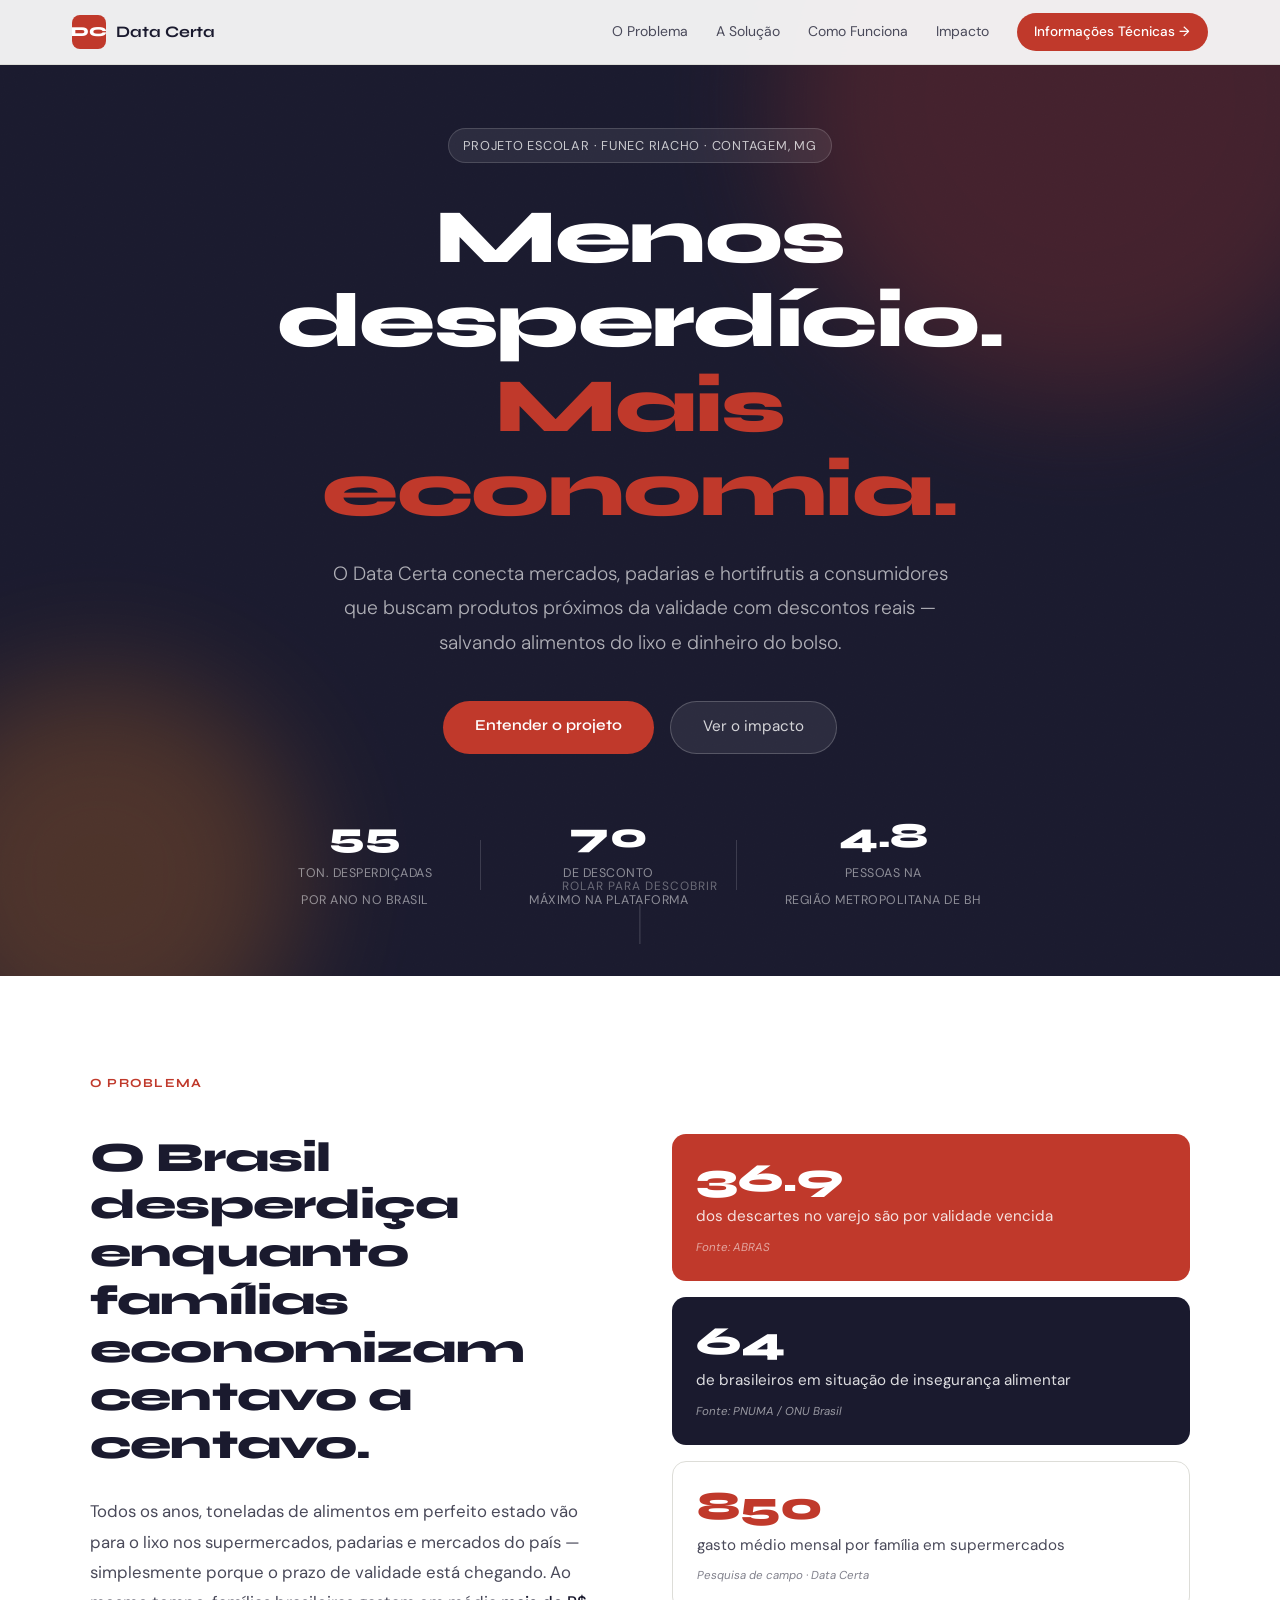
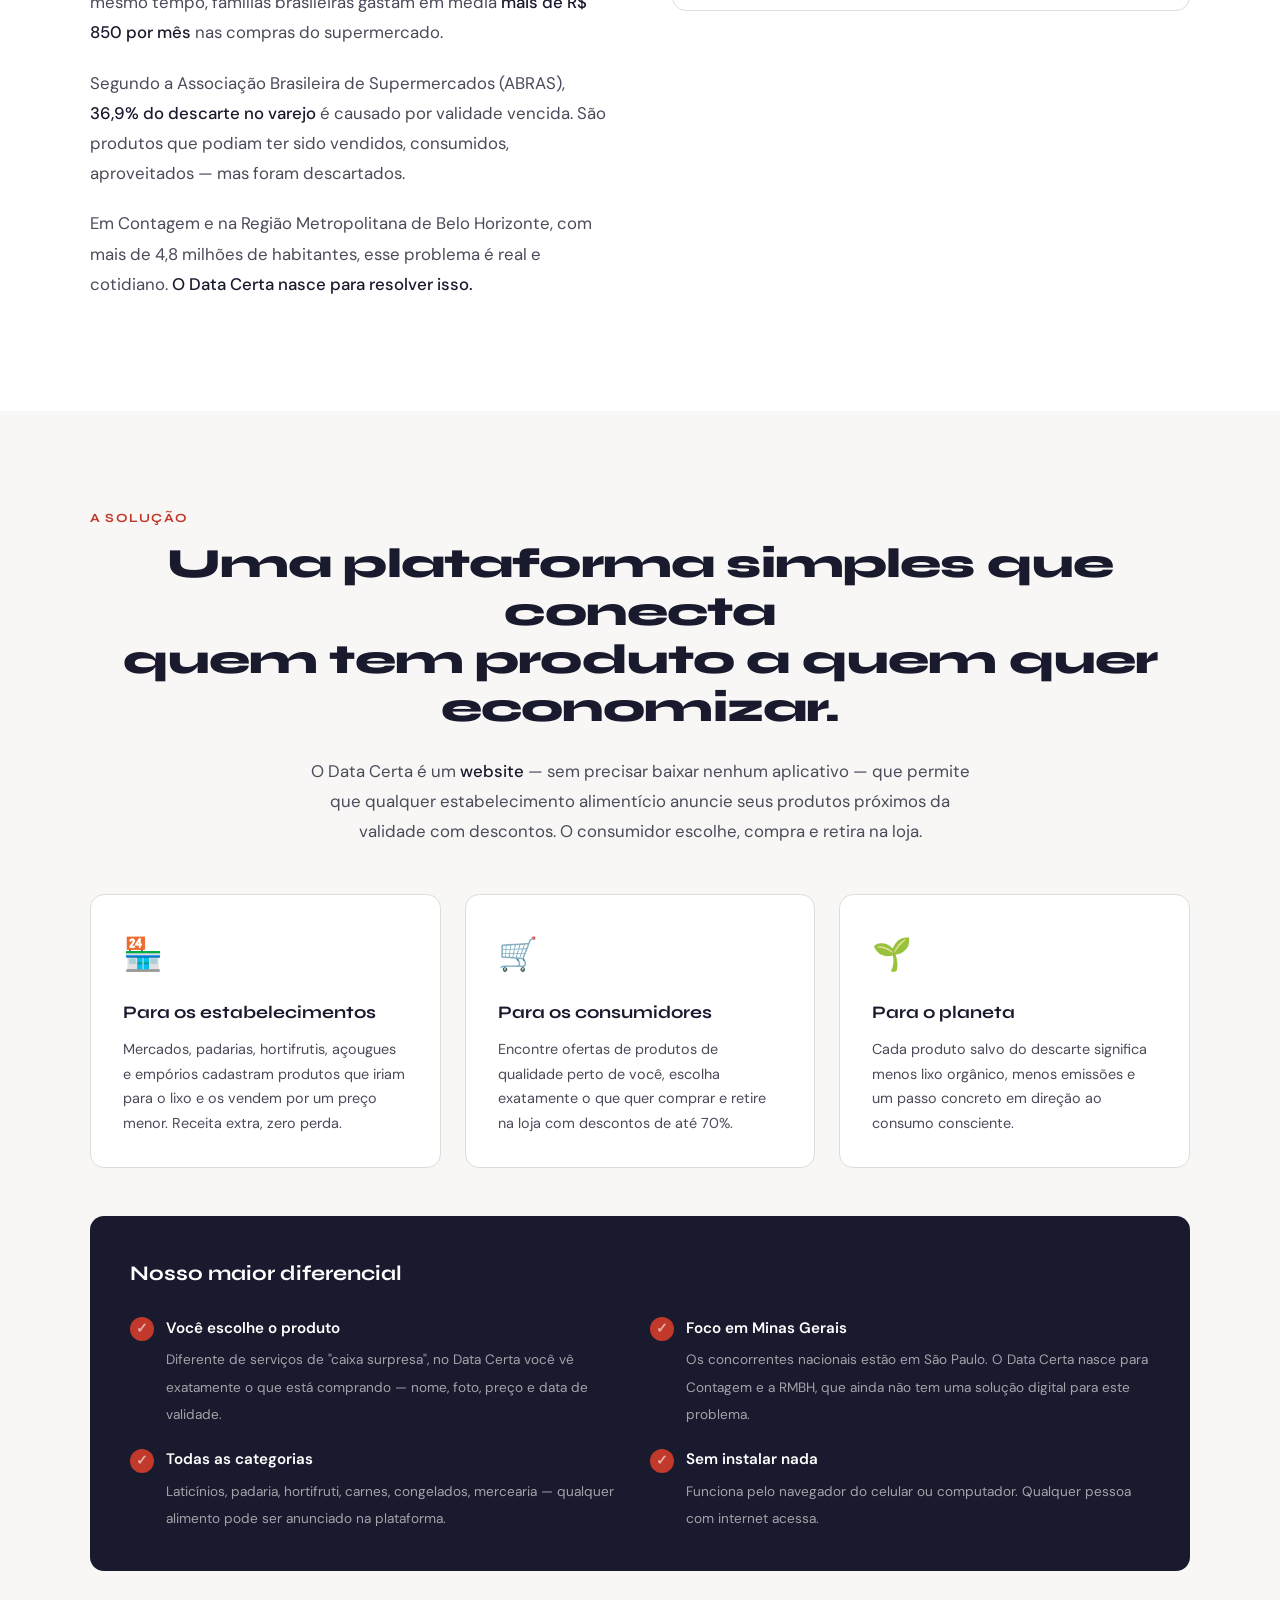
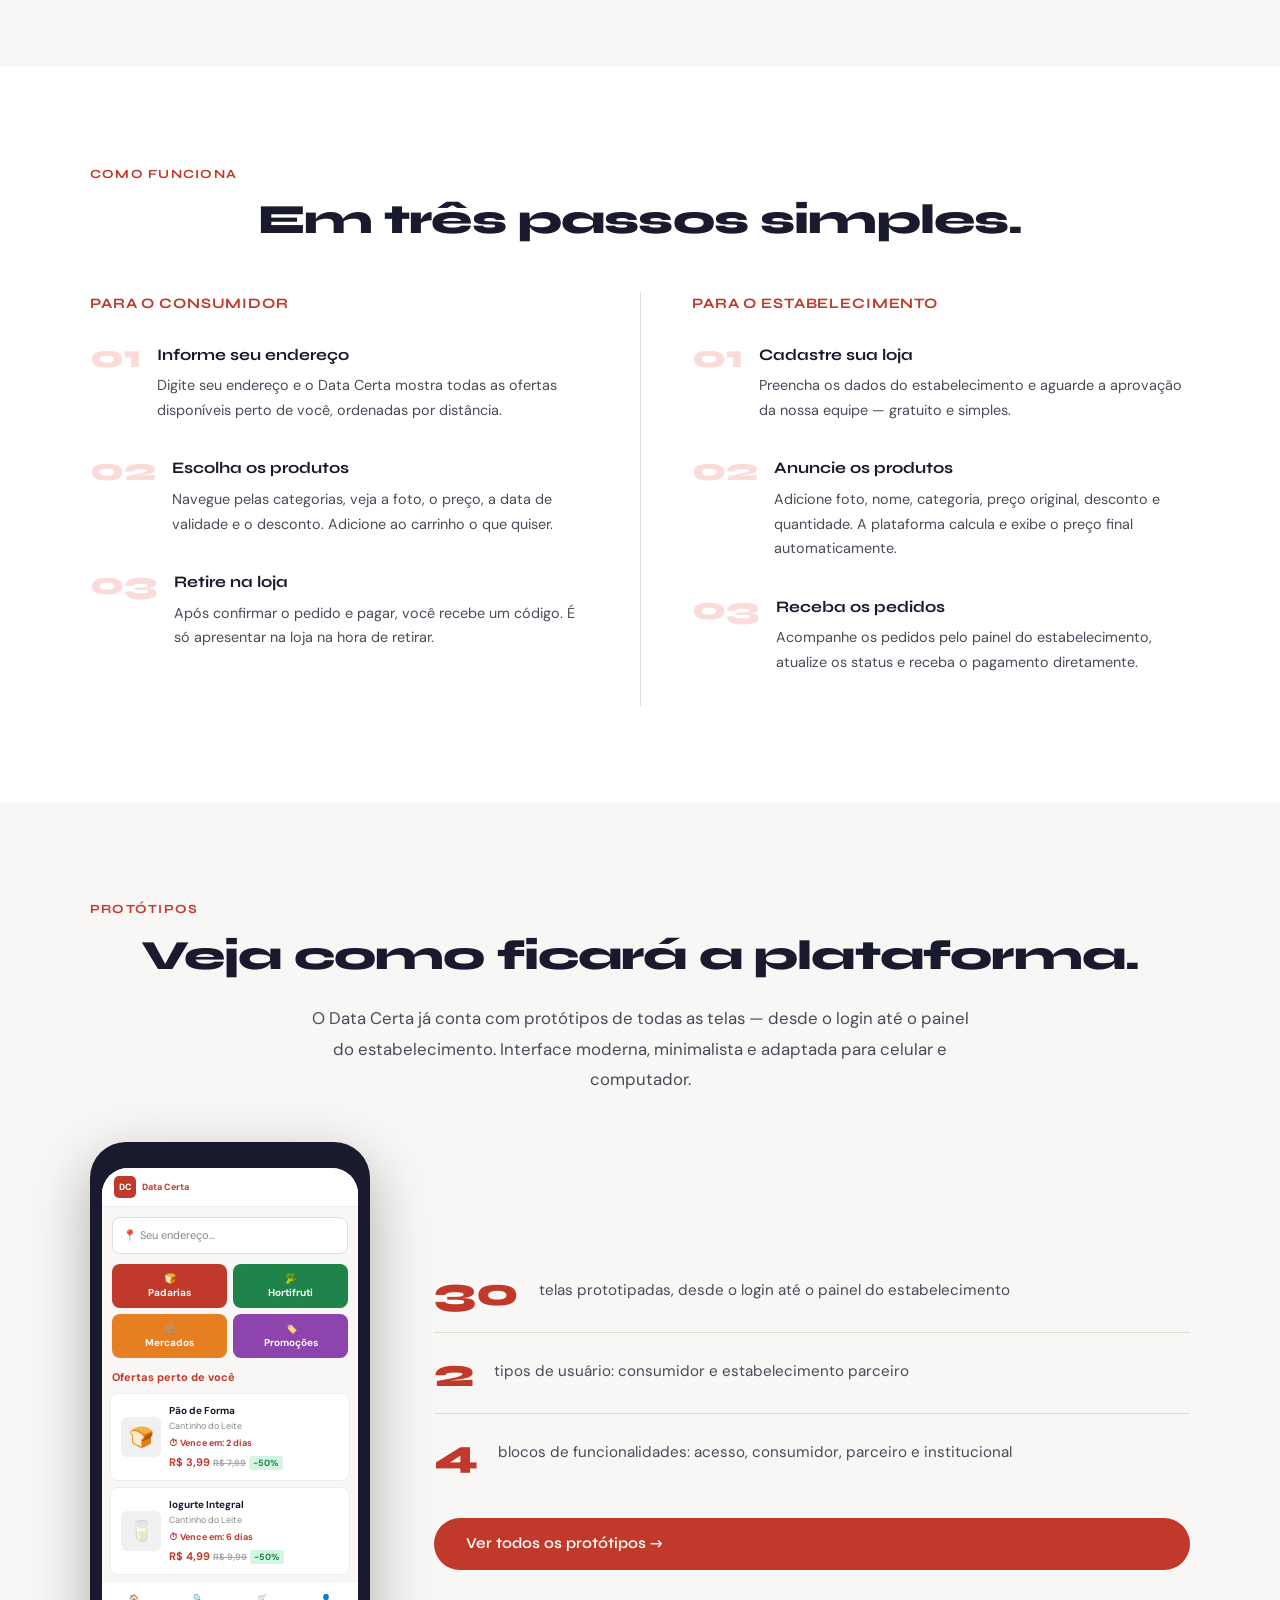
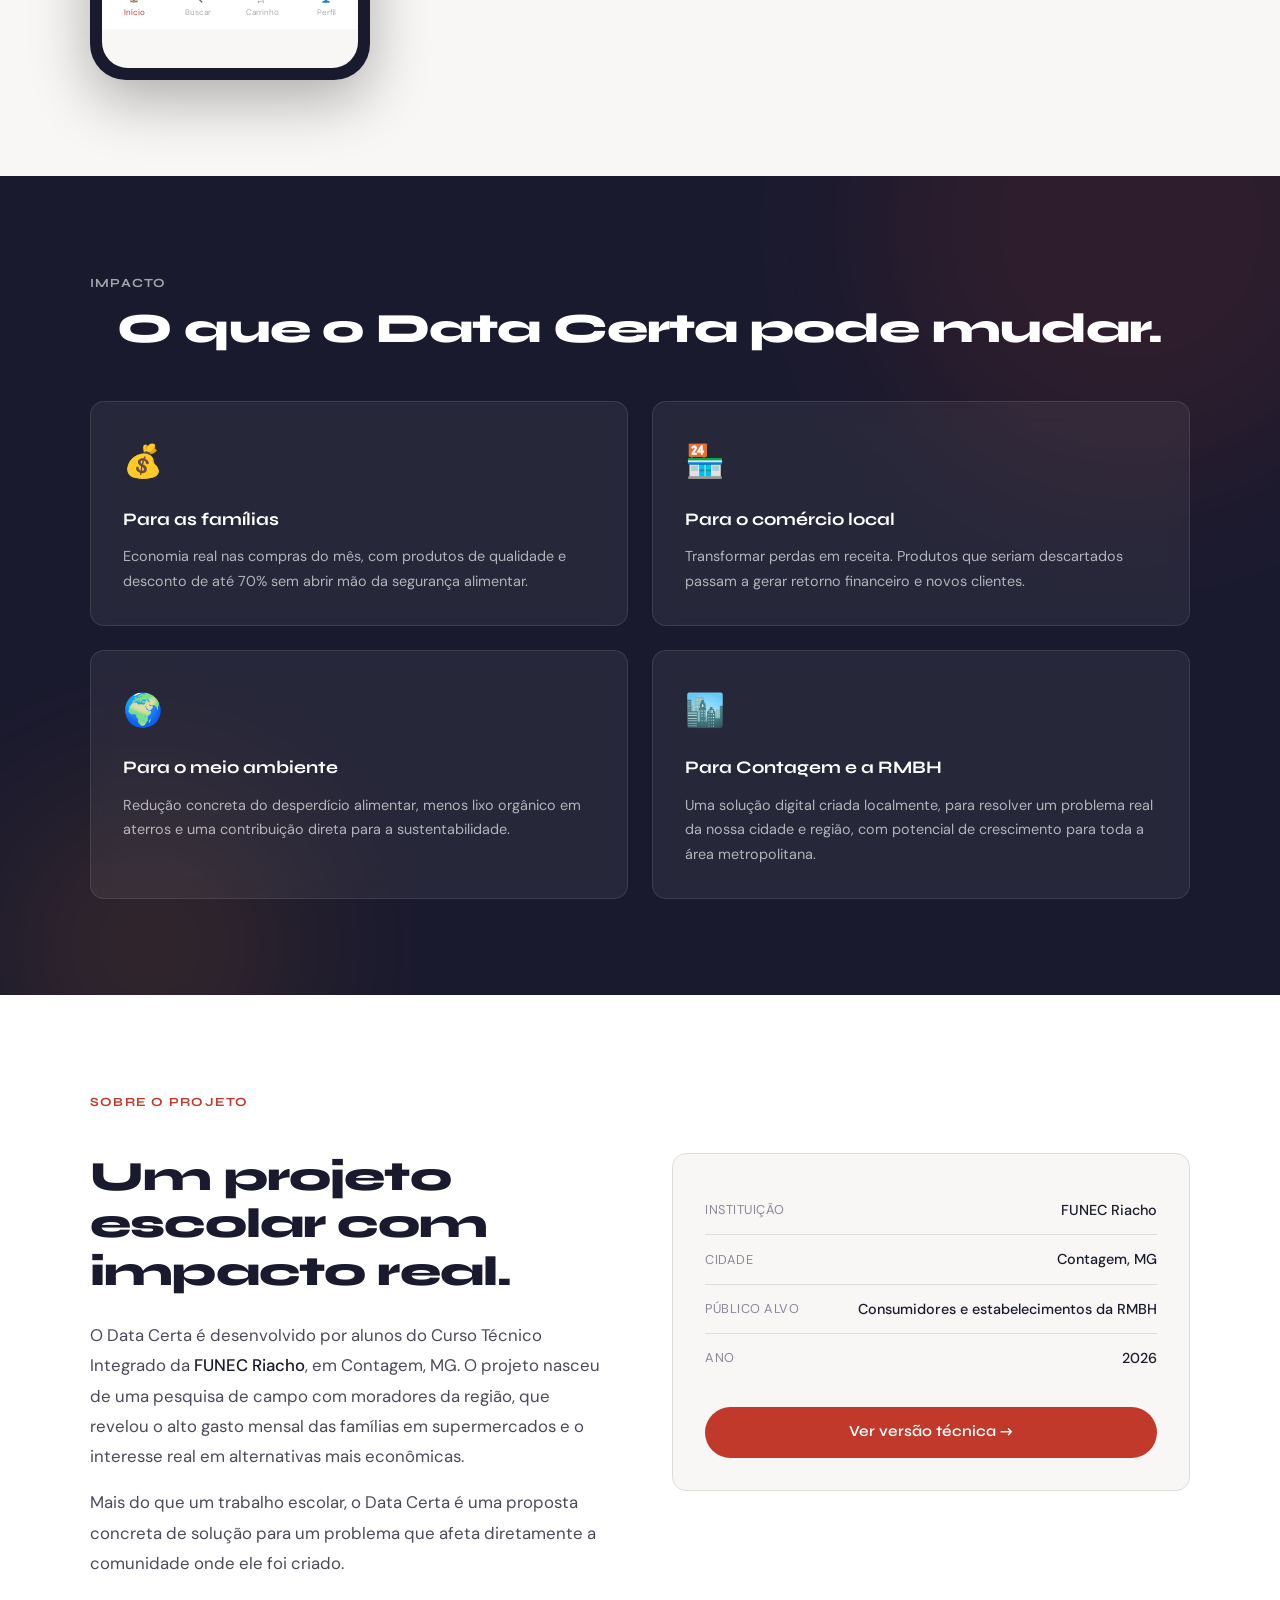
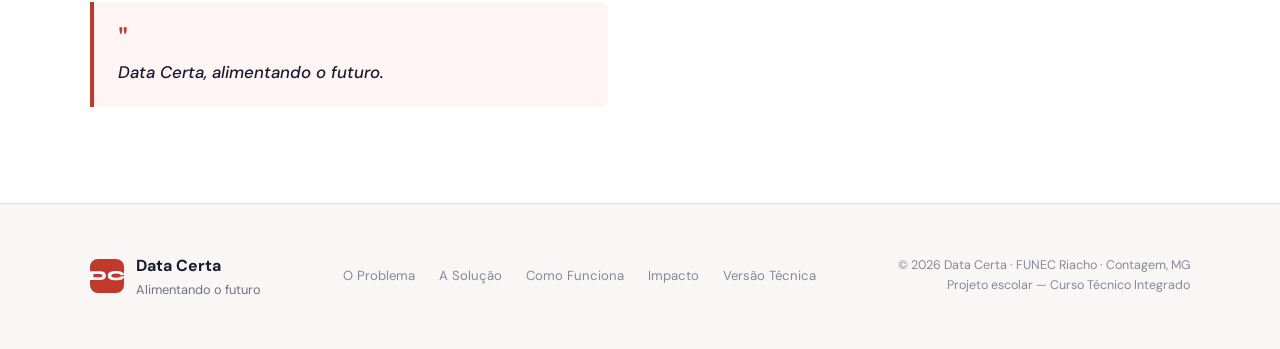
<file: index.html>
<!DOCTYPE html>
<html lang="pt-BR">
<head>
<meta charset="UTF-8"/>
<meta name="viewport" content="width=device-width, initial-scale=1.0"/>
<title>Data Certa — Alimentando o Futuro</title>
<link rel="preconnect" href="https://fonts.googleapis.com"/>
<link rel="preconnect" href="https://fonts.gstatic.com" crossorigin/>
<link href="https://fonts.googleapis.com/css2?family=Syne:wght@400;600;700;800&family=DM+Sans:ital,wght@0,300;0,400;0,500;1,300&display=swap" rel="stylesheet"/>
<link rel="stylesheet" href="style.css"/>
</head>
<body>

<!-- NAV -->
<nav class="nav" id="navbar">
  <div class="nav-inner">
    <a href="index.html" class="nav-logo">
      <div class="nav-logo-icon">DC</div>
      <span>Data Certa</span>
    </a>
    <div class="nav-links">
      <a href="#problema">O Problema</a>
      <a href="#solucao">A Solução</a>
      <a href="#como-funciona">Como Funciona</a>
      <a href="#impacto">Impacto</a>
      <a href="tecnico.html" class="nav-cta">Informações Técnicas →</a>
    </div>
    <button class="hamburger" id="hamburger" aria-label="Menu">
      <span></span><span></span><span></span>
    </button>
  </div>
  <div class="mobile-menu" id="mobile-menu">
    <a href="#problema">O Problema</a>
    <a href="#solucao">A Solução</a>
    <a href="#como-funciona">Como Funciona</a>
    <a href="#impacto">Impacto</a>
    <a href="tecnico.html" class="mobile-cta">Versão Técnica →</a>
  </div>
</nav>

<!-- HERO -->
<section class="hero">
  <div class="hero-bg">
    <div class="hero-circle c1"></div>
    <div class="hero-circle c2"></div>
    <div class="hero-grain"></div>
  </div>
  <div class="hero-inner">
    <div class="hero-badge reveal">Projeto Escolar · FUNEC Riacho · Contagem, MG</div>
    <h1 class="hero-title reveal">
      Menos desperdício.<br/>
      <span class="hero-accent">Mais economia.</span>
    </h1>
    <p class="hero-sub reveal">
      O Data Certa conecta mercados, padarias e hortifrutis a consumidores que buscam produtos próximos da validade com descontos reais — salvando alimentos do lixo e dinheiro do bolso.
    </p>
    <div class="hero-actions reveal">
      <a href="#como-funciona" class="btn-primary">Entender o projeto</a>
      <a href="#impacto" class="btn-ghost">Ver o impacto</a>
    </div>
    <div class="hero-stats reveal">
      <div class="hero-stat">
        <span class="stat-num">55M</span>
        <span class="stat-lbl">ton. desperdiçadas<br/>por ano no Brasil</span>
      </div>
      <div class="hero-stat-divider"></div>
      <div class="hero-stat">
        <span class="stat-num">70%</span>
        <span class="stat-lbl">de desconto<br/>máximo na plataforma</span>
      </div>
      <div class="hero-stat-divider"></div>
      <div class="hero-stat">
        <span class="stat-num">4.8M</span>
        <span class="stat-lbl">pessoas na<br/>Região Metropolitana de BH</span>
      </div>
    </div>
  </div>
  <div class="hero-scroll">
    <span>Rolar para descobrir</span>
    <div class="scroll-line"></div>
  </div>
</section>

<!-- PROBLEMA -->
<section class="section" id="problema">
  <div class="container">
    <div class="section-label reveal">O Problema</div>
    <div class="split-layout">
      <div class="split-text">
        <h2 class="section-title reveal">O Brasil desperdiça enquanto famílias economizam centavo a centavo.</h2>
        <p class="section-body reveal">
          Todos os anos, toneladas de alimentos em perfeito estado vão para o lixo nos supermercados, padarias e mercados do país — simplesmente porque o prazo de validade está chegando. Ao mesmo tempo, famílias brasileiras gastam em média <strong>mais de R$ 850 por mês</strong> nas compras do supermercado.
        </p>
        <p class="section-body reveal">
          Segundo a Associação Brasileira de Supermercados (ABRAS), <strong>36,9% do descarte no varejo</strong> é causado por validade vencida. São produtos que podiam ter sido vendidos, consumidos, aproveitados — mas foram descartados.
        </p>
        <p class="section-body reveal">
          Em Contagem e na Região Metropolitana de Belo Horizonte, com mais de 4,8 milhões de habitantes, esse problema é real e cotidiano. <strong>O Data Certa nasce para resolver isso.</strong>
        </p>
      </div>
      <div class="split-visual reveal">
        <div class="data-card dc-red">
          <div class="data-card-num">36,9%</div>
          <div class="data-card-txt">dos descartes no varejo são por validade vencida</div>
          <div class="data-card-src">Fonte: ABRAS</div>
        </div>
        <div class="data-card dc-dark">
          <div class="data-card-num">64M</div>
          <div class="data-card-txt">de brasileiros em situação de insegurança alimentar</div>
          <div class="data-card-src">Fonte: PNUMA / ONU Brasil</div>
        </div>
        <div class="data-card dc-outline">
          <div class="data-card-num">R$850+</div>
          <div class="data-card-txt">gasto médio mensal por família em supermercados</div>
          <div class="data-card-src">Pesquisa de campo · Data Certa</div>
        </div>
      </div>
    </div>
  </div>
</section>

<!-- SOLUÇÃO -->
<section class="section section-alt" id="solucao">
  <div class="container">
    <div class="section-label reveal">A Solução</div>
    <h2 class="section-title centered reveal">Uma plataforma simples que conecta<br/>quem tem produto a quem quer economizar.</h2>
    <p class="section-body centered reveal">O Data Certa é um <strong>website</strong> — sem precisar baixar nenhum aplicativo — que permite que qualquer estabelecimento alimentício anuncie seus produtos próximos da validade com descontos. O consumidor escolhe, compra e retira na loja.</p>
    <div class="cards-grid">
      <div class="feat-card reveal">
        <div class="feat-icon">🏪</div>
        <h3>Para os estabelecimentos</h3>
        <p>Mercados, padarias, hortifrutis, açougues e empórios cadastram produtos que iriam para o lixo e os vendem por um preço menor. Receita extra, zero perda.</p>
      </div>
      <div class="feat-card reveal">
        <div class="feat-icon">🛒</div>
        <h3>Para os consumidores</h3>
        <p>Encontre ofertas de produtos de qualidade perto de você, escolha exatamente o que quer comprar e retire na loja com descontos de até 70%.</p>
      </div>
      <div class="feat-card reveal">
        <div class="feat-icon">🌱</div>
        <h3>Para o planeta</h3>
        <p>Cada produto salvo do descarte significa menos lixo orgânico, menos emissões e um passo concreto em direção ao consumo consciente.</p>
      </div>
    </div>
    <div class="diferencial-box reveal">
      <div class="dif-title">Nosso maior diferencial</div>
      <div class="dif-grid">
        <div class="dif-item">
          <span class="dif-check">✓</span>
          <div>
            <strong>Você escolhe o produto</strong>
            <span>Diferente de serviços de "caixa surpresa", no Data Certa você vê exatamente o que está comprando — nome, foto, preço e data de validade.</span>
          </div>
        </div>
        <div class="dif-item">
          <span class="dif-check">✓</span>
          <div>
            <strong>Foco em Minas Gerais</strong>
            <span>Os concorrentes nacionais estão em São Paulo. O Data Certa nasce para Contagem e a RMBH, que ainda não tem uma solução digital para este problema.</span>
          </div>
        </div>
        <div class="dif-item">
          <span class="dif-check">✓</span>
          <div>
            <strong>Todas as categorias</strong>
            <span>Laticínios, padaria, hortifruti, carnes, congelados, mercearia — qualquer alimento pode ser anunciado na plataforma.</span>
          </div>
        </div>
        <div class="dif-item">
          <span class="dif-check">✓</span>
          <div>
            <strong>Sem instalar nada</strong>
            <span>Funciona pelo navegador do celular ou computador. Qualquer pessoa com internet acessa.</span>
          </div>
        </div>
      </div>
    </div>
  </div>
</section>

<!-- COMO FUNCIONA -->
<section class="section" id="como-funciona">
  <div class="container">
    <div class="section-label reveal">Como Funciona</div>
    <h2 class="section-title centered reveal">Em três passos simples.</h2>
    <div class="steps-layout">
      <div class="steps-col">
        <div class="steps-subtitle reveal">Para o consumidor</div>
        <div class="step reveal">
          <div class="step-num">01</div>
          <div class="step-body">
            <h4>Informe seu endereço</h4>
            <p>Digite seu endereço e o Data Certa mostra todas as ofertas disponíveis perto de você, ordenadas por distância.</p>
          </div>
        </div>
        <div class="step reveal">
          <div class="step-num">02</div>
          <div class="step-body">
            <h4>Escolha os produtos</h4>
            <p>Navegue pelas categorias, veja a foto, o preço, a data de validade e o desconto. Adicione ao carrinho o que quiser.</p>
          </div>
        </div>
        <div class="step reveal">
          <div class="step-num">03</div>
          <div class="step-body">
            <h4>Retire na loja</h4>
            <p>Após confirmar o pedido e pagar, você recebe um código. É só apresentar na loja na hora de retirar.</p>
          </div>
        </div>
      </div>
      <div class="steps-divider"></div>
      <div class="steps-col">
        <div class="steps-subtitle reveal">Para o estabelecimento</div>
        <div class="step reveal">
          <div class="step-num">01</div>
          <div class="step-body">
            <h4>Cadastre sua loja</h4>
            <p>Preencha os dados do estabelecimento e aguarde a aprovação da nossa equipe — gratuito e simples.</p>
          </div>
        </div>
        <div class="step reveal">
          <div class="step-num">02</div>
          <div class="step-body">
            <h4>Anuncie os produtos</h4>
            <p>Adicione foto, nome, categoria, preço original, desconto e quantidade. A plataforma calcula e exibe o preço final automaticamente.</p>
          </div>
        </div>
        <div class="step reveal">
          <div class="step-num">03</div>
          <div class="step-body">
            <h4>Receba os pedidos</h4>
            <p>Acompanhe os pedidos pelo painel do estabelecimento, atualize os status e receba o pagamento diretamente.</p>
          </div>
        </div>
      </div>
    </div>
  </div>
</section>

<!-- TELAS PROTÓTIPO -->
<section class="section section-alt" id="prototipo">
  <div class="container">
    <div class="section-label reveal">Protótipos</div>
    <h2 class="section-title centered reveal">Veja como ficará a plataforma.</h2>
    <p class="section-body centered reveal">O Data Certa já conta com protótipos de todas as telas — desde o login até o painel do estabelecimento. Interface moderna, minimalista e adaptada para celular e computador.</p>
    <div class="mockup-showcase reveal">
      <div class="mockup-phone">
        <div class="phone-frame">
          <div class="phone-notch"></div>
          <div class="phone-screen">
            <div class="ps-topbar"><div class="ps-logo">DC</div><span style="font-size:9px;font-weight:700;color:#C0392B">Data Certa</span></div>
            <div class="ps-search">
              <div class="ps-search-bar">📍 Seu endereço…</div>
            </div>
            <div class="ps-cats">
              <div class="ps-cat" style="background:#C0392B">🍞<br/><span>Padarias</span></div>
              <div class="ps-cat" style="background:#1E8449">🥦<br/><span>Hortifruti</span></div>
              <div class="ps-cat" style="background:#E67E22">🛒<br/><span>Mercados</span></div>
              <div class="ps-cat" style="background:#8E44AD">🏷️<br/><span>Promoções</span></div>
            </div>
            <div class="ps-label">Ofertas perto de você</div>
            <div class="ps-card">
              <div class="ps-prod-img">🍞</div>
              <div class="ps-prod-info">
                <div class="ps-prod-name">Pão de Forma</div>
                <div class="ps-prod-store">Cantinho do Leite</div>
                <div class="ps-prod-tag">⏱ Vence em: 2 dias</div>
                <div class="ps-prod-price">R$ 3,99 <span class="ps-old">R$ 7,99</span> <span class="ps-badge">-50%</span></div>
              </div>
            </div>
            <div class="ps-card">
              <div class="ps-prod-img">🥛</div>
              <div class="ps-prod-info">
                <div class="ps-prod-name">Iogurte Integral</div>
                <div class="ps-prod-store">Cantinho do Leite</div>
                <div class="ps-prod-tag">⏱ Vence em: 6 dias</div>
                <div class="ps-prod-price">R$ 4,99 <span class="ps-old">R$ 9,99</span> <span class="ps-badge">-50%</span></div>
              </div>
            </div>
            <div class="ps-bottom-nav">
              <div class="ps-nav-item active">🏠<br/>Início</div>
              <div class="ps-nav-item">🔍<br/>Buscar</div>
              <div class="ps-nav-item">🛒<br/>Carrinho</div>
              <div class="ps-nav-item">👤<br/>Perfil</div>
            </div>
          </div>
        </div>
      </div>
      <div class="mockup-info">
        <div class="mockup-feature reveal">
          <div class="mf-num">30</div>
          <div class="mf-text">telas prototipadas, desde o login até o painel do estabelecimento</div>
        </div>
        <div class="mockup-feature reveal">
          <div class="mf-num">2</div>
          <div class="mf-text">tipos de usuário: consumidor e estabelecimento parceiro</div>
        </div>
        <div class="mockup-feature reveal">
          <div class="mf-num">4</div>
          <div class="mf-text">blocos de funcionalidades: acesso, consumidor, parceiro e institucional</div>
        </div>
        <a href="tecnico.html#prototipo" class="btn-primary reveal" style="display:inline-block;text-decoration:none;margin-top:1.5rem">Ver todos os protótipos →</a>
      </div>
    </div>
  </div>
</section>

<!-- IMPACTO -->
<section class="section impact-section" id="impacto">
  <div class="impact-bg">
    <div class="impact-circle i1"></div>
    <div class="impact-circle i2"></div>
  </div>
  <div class="container">
    <div class="section-label reveal" style="color:rgba(255,255,255,.6)">Impacto</div>
    <h2 class="section-title centered reveal" style="color:#fff">O que o Data Certa pode mudar.</h2>
    <div class="impact-grid">
      <div class="impact-card reveal">
        <div class="impact-icon">💰</div>
        <h3>Para as famílias</h3>
        <p>Economia real nas compras do mês, com produtos de qualidade e desconto de até 70% sem abrir mão da segurança alimentar.</p>
      </div>
      <div class="impact-card reveal">
        <div class="impact-icon">🏪</div>
        <h3>Para o comércio local</h3>
        <p>Transformar perdas em receita. Produtos que seriam descartados passam a gerar retorno financeiro e novos clientes.</p>
      </div>
      <div class="impact-card reveal">
        <div class="impact-icon">🌍</div>
        <h3>Para o meio ambiente</h3>
        <p>Redução concreta do desperdício alimentar, menos lixo orgânico em aterros e uma contribuição direta para a sustentabilidade.</p>
      </div>
      <div class="impact-card reveal">
        <div class="impact-icon">🏙️</div>
        <h3>Para Contagem e a RMBH</h3>
        <p>Uma solução digital criada localmente, para resolver um problema real da nossa cidade e região, com potencial de crescimento para toda a área metropolitana.</p>
      </div>
    </div>
  </div>
</section>

<!-- SOBRE O PROJETO -->
<section class="section" id="sobre">
  <div class="container">
    <div class="section-label reveal">Sobre o Projeto</div>
    <div class="about-layout">
      <div class="about-text">
        <h2 class="section-title reveal">Um projeto escolar com impacto real.</h2>
        <p class="section-body reveal">O Data Certa é desenvolvido por alunos do Curso Técnico Integrado da <strong>FUNEC Riacho</strong>, em Contagem, MG. O projeto nasceu de uma pesquisa de campo com moradores da região, que revelou o alto gasto mensal das famílias em supermercados e o interesse real em alternativas mais econômicas.</p>
        <p class="section-body reveal">Mais do que um trabalho escolar, o Data Certa é uma proposta concreta de solução para um problema que afeta diretamente a comunidade onde ele foi criado.</p>
        <div class="quote reveal">
          <span class="quote-mark">"</span>
          <p>Data Certa, alimentando o futuro.</p>
        </div>
      </div>
      <div class="about-info reveal">
        <div class="info-item">
          <span class="info-label">Instituição</span>
          <span class="info-val">FUNEC Riacho</span>
        </div>
        <div class="info-item">
          <span class="info-label">Cidade</span>
          <span class="info-val">Contagem, MG</span>
        </div>
        <div class="info-item">
          <span class="info-label">Público alvo</span>
          <span class="info-val">Consumidores e estabelecimentos da RMBH</span>
        </div>
        <div class="info-item">
          <span class="info-label">Ano</span>
          <span class="info-val">2026</span>
        </div>
        <a href="tecnico.html" class="btn-primary" style="display:block;text-align:center;text-decoration:none;margin-top:1.5rem">Ver versão técnica →</a>
      </div>
    </div>
  </div>
</section>

<!-- FOOTER -->
<footer class="footer">
  <div class="footer-inner">
    <div class="footer-logo">
      <div class="nav-logo-icon">DC</div>
      <div>
        <div style="font-weight:700;font-size:1rem">Data Certa</div>
        <div style="font-size:.8rem;opacity:.6">Alimentando o futuro</div>
      </div>
    </div>
    <div class="footer-links">
      <a href="#problema">O Problema</a>
      <a href="#solucao">A Solução</a>
      <a href="#como-funciona">Como Funciona</a>
      <a href="#impacto">Impacto</a>
      <a href="tecnico.html">Versão Técnica</a>
    </div>
    <div class="footer-copy">
      © 2026 Data Certa · FUNEC Riacho · Contagem, MG<br/>
      Projeto escolar — Curso Técnico Integrado
    </div>
  </div>
</footer>

<script src="script.js"></script>
</body>
</html>
</file>
<file: style.css>
/* ========================================
   DATA CERTA — STYLESHEET
   ======================================== */

:root {
  --red: #C0392B;
  --red-dark: #922B21;
  --red-light: #FADBD8;
  --red-pale: #FEF5F4;
  --dark: #1A1A2E;
  --dark-2: #16213E;
  --gray-bg: #F8F7F5;
  --gray-mid: #888;
  --gray-light: #E8E8E4;
  --gray-border: #DDDDD8;
  --text-dark: #1A1A2E;
  --text-mid: #4A4A5A;
  --text-light: #888899;
  --white: #FFFFFF;
  --green: #1E8449;
  --green-light: #D5F5E3;
  --font-display: 'Syne', sans-serif;
  --font-body: 'DM Sans', sans-serif;
  --font-mono: 'JetBrains Mono', monospace;
  --radius: 14px;
  --radius-sm: 8px;
  --shadow: 0 2px 20px rgba(0,0,0,.07);
  --shadow-lg: 0 8px 40px rgba(0,0,0,.12);
}

*, *::before, *::after { box-sizing: border-box; margin: 0; padding: 0; }

html { scroll-behavior: smooth; }

body {
  font-family: var(--font-body);
  font-size: 16px;
  color: var(--text-mid);
  background: var(--white);
  line-height: 1.7;
  -webkit-font-smoothing: antialiased;
}

/* ── NAV ── */
.nav {
  position: fixed;
  top: 0; left: 0; right: 0;
  z-index: 100;
  background: rgba(255,255,255,.92);
  backdrop-filter: blur(12px);
  -webkit-backdrop-filter: blur(12px);
  border-bottom: 1px solid var(--gray-border);
  transition: box-shadow .3s;
}
.nav.scrolled { box-shadow: var(--shadow); }
.nav-inner {
  max-width: 1200px;
  margin: 0 auto;
  padding: 0 2rem;
  height: 64px;
  display: flex;
  align-items: center;
  justify-content: space-between;
  gap: 2rem;
}
.nav-logo {
  display: flex;
  align-items: center;
  gap: .6rem;
  text-decoration: none;
  color: var(--text-dark);
  font-family: var(--font-display);
  font-weight: 700;
  font-size: 1rem;
  flex-shrink: 0;
}
.nav-logo-icon {
  width: 34px; height: 34px;
  background: var(--red);
  border-radius: 8px;
  display: flex; align-items: center; justify-content: center;
  color: #fff;
  font-family: var(--font-display);
  font-weight: 800;
  font-size: .85rem;
  flex-shrink: 0;
}
.nav-links {
  display: flex;
  align-items: center;
  gap: 1.75rem;
}
.nav-links a {
  text-decoration: none;
  color: var(--text-mid);
  font-size: .875rem;
  font-weight: 400;
  transition: color .2s;
}
.nav-links a:hover { color: var(--red); }
.nav-cta {
  background: var(--red) !important;
  color: #fff !important;
  padding: .45rem 1.1rem;
  border-radius: 100px;
  font-weight: 500 !important;
  font-size: .85rem !important;
  transition: background .2s, transform .15s !important;
}
.nav-cta:hover { background: var(--red-dark) !important; transform: translateY(-1px); }
.nav-cta-outline {
  background: transparent !important;
  color: var(--text-mid) !important;
  border: 1.5px solid var(--gray-border);
  padding: .4rem 1rem;
  border-radius: 100px;
}
.nav-cta-outline:hover { border-color: var(--red); color: var(--red) !important; }

.hamburger {
  display: none;
  flex-direction: column;
  gap: 5px;
  background: none;
  border: none;
  cursor: pointer;
  padding: 4px;
}
.hamburger span {
  display: block;
  width: 22px; height: 2px;
  background: var(--text-dark);
  border-radius: 2px;
  transition: .3s;
}
.mobile-menu {
  display: none;
  flex-direction: column;
  padding: 1rem 2rem 1.5rem;
  border-top: 1px solid var(--gray-light);
  gap: .25rem;
}
.mobile-menu a {
  text-decoration: none;
  color: var(--text-mid);
  font-size: .9rem;
  padding: .5rem 0;
  border-bottom: 1px solid var(--gray-light);
}
.mobile-menu a:last-child { border-bottom: none; }
.mobile-cta {
  color: var(--red) !important;
  font-weight: 600 !important;
}
.mobile-menu.open { display: flex; }

@media (max-width: 860px) {
  .nav-links { display: none; }
  .hamburger { display: flex; }
}

/* ── HERO ── */
.hero {
  min-height: 100vh;
  display: flex;
  flex-direction: column;
  justify-content: center;
  position: relative;
  overflow: hidden;
  padding: 8rem 2rem 4rem;
  background: var(--dark);
}
.hero-bg { position: absolute; inset: 0; overflow: hidden; }
.hero-circle {
  position: absolute;
  border-radius: 50%;
  filter: blur(60px);
  opacity: .25;
}
.hero-circle.c1 {
  width: 600px; height: 600px;
  background: var(--red);
  top: -200px; right: -100px;
}
.hero-circle.c2 {
  width: 400px; height: 400px;
  background: #E67E22;
  bottom: -100px; left: -100px;
}
.hero-grain {
  position: absolute; inset: 0;
  background-image: url("data:image/svg+xml,%3Csvg viewBox='0 0 200 200' xmlns='http://www.w3.org/2000/svg'%3E%3Cfilter id='n'%3E%3CfeTurbulence type='fractalNoise' baseFrequency='.9' numOctaves='4' stitchTiles='stitch'/%3E%3C/filter%3E%3Crect width='100%25' height='100%25' filter='url(%23n)' opacity='.03'/%3E%3C/svg%3E");
  background-size: 200px;
  opacity: .4;
}
.hero-inner {
  position: relative;
  max-width: 900px;
  margin: 0 auto;
  text-align: center;
}
.hero-badge {
  display: inline-block;
  background: rgba(255,255,255,.08);
  border: 1px solid rgba(255,255,255,.15);
  color: rgba(255,255,255,.75);
  font-size: .8rem;
  letter-spacing: .06em;
  text-transform: uppercase;
  padding: .35rem .9rem;
  border-radius: 100px;
  margin-bottom: 2rem;
}
.hero-title {
  font-family: var(--font-display);
  font-size: clamp(2.8rem, 6vw, 5rem);
  font-weight: 800;
  color: #fff;
  line-height: 1.1;
  margin-bottom: 1.5rem;
  letter-spacing: -.02em;
}
.hero-accent { color: var(--red); }
.hero-sub {
  font-size: clamp(1rem, 2vw, 1.2rem);
  color: rgba(255,255,255,.65);
  max-width: 640px;
  margin: 0 auto 2.5rem;
  font-weight: 300;
  line-height: 1.8;
}
.hero-actions {
  display: flex;
  gap: 1rem;
  justify-content: center;
  flex-wrap: wrap;
  margin-bottom: 4rem;
}
.btn-primary {
  background: var(--red);
  color: #fff;
  padding: .8rem 2rem;
  border-radius: 100px;
  font-family: var(--font-display);
  font-weight: 600;
  font-size: .95rem;
  text-decoration: none;
  border: none;
  cursor: pointer;
  transition: background .2s, transform .15s, box-shadow .2s;
  display: inline-block;
}
.btn-primary:hover {
  background: var(--red-dark);
  transform: translateY(-2px);
  box-shadow: 0 8px 24px rgba(192,57,43,.35);
}
.btn-ghost {
  background: rgba(255,255,255,.08);
  color: rgba(255,255,255,.8);
  padding: .8rem 2rem;
  border-radius: 100px;
  font-size: .95rem;
  text-decoration: none;
  border: 1px solid rgba(255,255,255,.2);
  transition: background .2s;
  display: inline-block;
}
.btn-ghost:hover { background: rgba(255,255,255,.15); }
.hero-stats {
  display: flex;
  align-items: center;
  justify-content: center;
  gap: 3rem;
  flex-wrap: wrap;
}
.hero-stat { text-align: center; }
.stat-num {
  display: block;
  font-family: var(--font-display);
  font-size: 2.2rem;
  font-weight: 800;
  color: #fff;
  line-height: 1;
  margin-bottom: .3rem;
}
.stat-lbl {
  font-size: .78rem;
  color: rgba(255,255,255,.5);
  text-transform: uppercase;
  letter-spacing: .04em;
  line-height: 1.4;
}
.hero-stat-divider {
  width: 1px;
  height: 50px;
  background: rgba(255,255,255,.15);
}
.hero-scroll {
  position: absolute;
  bottom: 2rem;
  left: 50%;
  transform: translateX(-50%);
  display: flex;
  flex-direction: column;
  align-items: center;
  gap: .5rem;
  color: rgba(255,255,255,.35);
  font-size: .75rem;
  letter-spacing: .08em;
  text-transform: uppercase;
}
.scroll-line {
  width: 1px;
  height: 40px;
  background: rgba(255,255,255,.2);
  animation: scrollPulse 2s infinite;
}
@keyframes scrollPulse {
  0%, 100% { opacity: .2; transform: scaleY(1); }
  50% { opacity: .8; transform: scaleY(1.3); }
}

/* ── SECTIONS ── */
.section {
  padding: 6rem 2rem;
}
.section-alt { background: var(--gray-bg); }
.container {
  max-width: 1100px;
  margin: 0 auto;
}
.section-label {
  font-family: var(--font-display);
  font-size: .78rem;
  font-weight: 700;
  letter-spacing: .1em;
  text-transform: uppercase;
  color: var(--red);
  margin-bottom: .75rem;
}
.section-title {
  font-family: var(--font-display);
  font-size: clamp(1.8rem, 3.5vw, 2.6rem);
  font-weight: 800;
  color: var(--text-dark);
  line-height: 1.15;
  letter-spacing: -.02em;
  margin-bottom: 1.5rem;
}
.section-title.centered { text-align: center; }
.section-body {
  font-size: 1.05rem;
  color: var(--text-mid);
  margin-bottom: 1rem;
  max-width: 620px;
  line-height: 1.8;
}
.section-body.centered {
  text-align: center;
  max-width: 680px;
  margin-left: auto;
  margin-right: auto;
}
.section-body strong { color: var(--text-dark); font-weight: 500; }

/* ── SPLIT LAYOUT ── */
.split-layout {
  display: grid;
  grid-template-columns: 1fr 1fr;
  gap: 4rem;
  align-items: start;
  margin-top: 2.5rem;
}
.split-text { display: flex; flex-direction: column; gap: .25rem; }
.split-visual {
  display: flex;
  flex-direction: column;
  gap: 1rem;
}
.data-card {
  padding: 1.5rem;
  border-radius: var(--radius);
}
.data-card.dc-red {
  background: var(--red);
  color: #fff;
}
.data-card.dc-dark {
  background: var(--text-dark);
  color: #fff;
}
.data-card.dc-outline {
  background: var(--white);
  border: 1.5px solid var(--gray-border);
  color: var(--text-dark);
}
.data-card-num {
  font-family: var(--font-display);
  font-size: 2.5rem;
  font-weight: 800;
  line-height: 1;
  margin-bottom: .4rem;
}
.data-card.dc-outline .data-card-num { color: var(--red); }
.data-card-txt {
  font-size: .95rem;
  opacity: .85;
  margin-bottom: .5rem;
}
.data-card.dc-outline .data-card-txt { color: var(--text-mid); opacity: 1; }
.data-card-src {
  font-size: .72rem;
  opacity: .55;
  font-style: italic;
}

/* ── FEATURE CARDS ── */
.cards-grid {
  display: grid;
  grid-template-columns: repeat(3, 1fr);
  gap: 1.5rem;
  margin-top: 3rem;
}
.feat-card {
  background: var(--white);
  border: 1px solid var(--gray-border);
  border-radius: var(--radius);
  padding: 2rem;
  transition: transform .2s, box-shadow .2s;
}
.feat-card:hover {
  transform: translateY(-4px);
  box-shadow: var(--shadow-lg);
}
.feat-icon { font-size: 2rem; margin-bottom: 1rem; }
.feat-card h3 {
  font-family: var(--font-display);
  font-size: 1.1rem;
  font-weight: 700;
  color: var(--text-dark);
  margin-bottom: .6rem;
}
.feat-card p { font-size: .9rem; color: var(--text-mid); line-height: 1.7; }

/* ── DIFERENCIAL BOX ── */
.diferencial-box {
  margin-top: 3rem;
  background: var(--dark);
  border-radius: var(--radius);
  padding: 2.5rem;
  color: #fff;
}
.dif-title {
  font-family: var(--font-display);
  font-size: 1.3rem;
  font-weight: 700;
  margin-bottom: 1.5rem;
  color: #fff;
}
.dif-grid {
  display: grid;
  grid-template-columns: 1fr 1fr;
  gap: 1.25rem;
}
.dif-item {
  display: flex;
  gap: .75rem;
  align-items: flex-start;
}
.dif-check {
  width: 24px; height: 24px;
  background: var(--red);
  border-radius: 50%;
  display: flex;
  align-items: center;
  justify-content: center;
  font-size: .75rem;
  font-weight: 700;
  color: #fff;
  flex-shrink: 0;
  margin-top: .1rem;
}
.dif-item strong {
  display: block;
  font-size: .95rem;
  font-weight: 600;
  color: #fff;
  margin-bottom: .25rem;
}
.dif-item span { font-size: .85rem; color: rgba(255,255,255,.6); line-height: 1.6; }

/* ── STEPS ── */
.steps-layout {
  display: grid;
  grid-template-columns: 1fr 40px 1fr;
  gap: 2rem;
  margin-top: 3rem;
  align-items: start;
}
.steps-subtitle {
  font-family: var(--font-display);
  font-weight: 700;
  font-size: .9rem;
  color: var(--red);
  text-transform: uppercase;
  letter-spacing: .06em;
  margin-bottom: 1.5rem;
}
.step {
  display: flex;
  gap: 1rem;
  margin-bottom: 2rem;
  align-items: flex-start;
}
.step-num {
  font-family: var(--font-display);
  font-size: 2rem;
  font-weight: 800;
  color: var(--red-light);
  line-height: 1;
  flex-shrink: 0;
  min-width: 50px;
}
.step-body h4 {
  font-family: var(--font-display);
  font-size: 1rem;
  font-weight: 700;
  color: var(--text-dark);
  margin-bottom: .35rem;
}
.step-body p { font-size: .9rem; color: var(--text-mid); }
.steps-divider {
  width: 1px;
  background: var(--gray-border);
  height: 100%;
  align-self: stretch;
  margin: 0 auto;
}

/* ── MOCKUP SECTION ── */
.mockup-showcase {
  display: grid;
  grid-template-columns: 280px 1fr;
  gap: 4rem;
  margin-top: 3rem;
  align-items: center;
}
.phone-frame {
  background: var(--dark);
  border-radius: 36px;
  padding: 12px;
  box-shadow: 0 20px 60px rgba(0,0,0,.3);
  position: relative;
}
.phone-notch {
  width: 80px; height: 10px;
  background: var(--dark);
  border-radius: 0 0 8px 8px;
  margin: 0 auto 4px;
}
.phone-screen {
  background: #F8F7F5;
  border-radius: 26px;
  overflow: hidden;
  min-height: 500px;
}
.ps-topbar {
  background: #fff;
  padding: 8px 12px;
  display: flex;
  align-items: center;
  gap: 6px;
  border-bottom: 1px solid #eee;
}
.ps-logo {
  width: 22px; height: 22px;
  background: var(--red);
  border-radius: 5px;
  display: flex; align-items: center; justify-content: center;
  color: #fff; font-size: 9px; font-weight: 800;
}
.ps-search { padding: 10px 10px 0; }
.ps-search-bar {
  background: #fff;
  border: 1px solid #ddd;
  border-radius: 8px;
  padding: 8px 10px;
  font-size: 11px;
  color: #888;
}
.ps-cats {
  display: grid;
  grid-template-columns: 1fr 1fr;
  gap: 6px;
  padding: 10px;
}
.ps-cat {
  border-radius: 8px;
  padding: 8px;
  color: #fff;
  font-size: 10px;
  font-weight: 700;
  text-align: center;
  line-height: 1.4;
}
.ps-label {
  font-size: 11px;
  font-weight: 700;
  color: var(--red);
  padding: 0 10px 6px;
}
.ps-card {
  display: flex;
  align-items: center;
  gap: 8px;
  padding: 8px 10px;
  background: #fff;
  margin: 0 8px 6px;
  border-radius: 8px;
  border: 1px solid #eee;
}
.ps-prod-img {
  width: 40px; height: 40px;
  border-radius: 6px;
  background: #f0f0f0;
  display: flex; align-items: center; justify-content: center;
  font-size: 20px; flex-shrink: 0;
}
.ps-prod-name { font-size: 10px; font-weight: 700; color: #1A1A2E; }
.ps-prod-store { font-size: 9px; color: #888; margin-bottom: 2px; }
.ps-prod-tag { font-size: 9px; color: var(--red); font-weight: 700; margin-bottom: 2px; }
.ps-prod-price { font-size: 11px; font-weight: 700; color: var(--red); }
.ps-old { font-size: 9px; color: #aaa; text-decoration: line-through; }
.ps-badge { font-size: 9px; background: #D5F5E3; color: #1E8449; border-radius: 3px; padding: 1px 4px; }
.ps-bottom-nav {
  display: flex;
  border-top: 1px solid #eee;
  background: #fff;
  padding: 6px 0;
  margin-top: 4px;
}
.ps-nav-item {
  flex: 1; text-align: center;
  font-size: 8px; color: #aaa;
  padding: 4px 0;
}
.ps-nav-item.active { color: var(--red); }
.mockup-info { display: flex; flex-direction: column; }
.mockup-feature {
  display: flex;
  align-items: flex-start;
  gap: 1.25rem;
  padding: 1.25rem 0;
  border-bottom: 1px solid var(--gray-border);
}
.mockup-feature:last-of-type { border-bottom: none; }
.mf-num {
  font-family: var(--font-display);
  font-size: 2.5rem;
  font-weight: 800;
  color: var(--red);
  line-height: 1;
  flex-shrink: 0;
}
.mf-text { font-size: .95rem; color: var(--text-mid); padding-top: .4rem; line-height: 1.5; }

/* ── IMPACT ── */
.impact-section {
  background: var(--dark);
  position: relative;
  overflow: hidden;
}
.impact-bg { position: absolute; inset: 0; }
.impact-circle {
  position: absolute;
  border-radius: 50%;
  opacity: .12;
  filter: blur(80px);
}
.impact-circle.i1 { width: 500px; height: 500px; background: var(--red); top: -200px; right: -100px; }
.impact-circle.i2 { width: 300px; height: 300px; background: #E67E22; bottom: -100px; left: 0; }
.impact-grid {
  display: grid;
  grid-template-columns: repeat(2, 1fr);
  gap: 1.5rem;
  margin-top: 3rem;
  position: relative;
}
.impact-card {
  background: rgba(255,255,255,.06);
  border: 1px solid rgba(255,255,255,.1);
  border-radius: var(--radius);
  padding: 2rem;
  backdrop-filter: blur(10px);
  transition: background .2s, transform .2s;
}
.impact-card:hover { background: rgba(255,255,255,.1); transform: translateY(-3px); }
.impact-icon { font-size: 2rem; margin-bottom: 1rem; }
.impact-card h3 {
  font-family: var(--font-display);
  font-size: 1.1rem;
  font-weight: 700;
  color: #fff;
  margin-bottom: .6rem;
}
.impact-card p { font-size: .9rem; color: rgba(255,255,255,.65); line-height: 1.7; }

/* ── ABOUT ── */
.about-layout {
  display: grid;
  grid-template-columns: 1fr 1fr;
  gap: 4rem;
  margin-top: 2.5rem;
  align-items: start;
}
.quote {
  margin-top: 1.5rem;
  padding: 1.25rem 1.5rem;
  border-left: 4px solid var(--red);
  background: var(--red-pale);
  border-radius: 0 var(--radius-sm) var(--radius-sm) 0;
}
.quote-mark {
  font-family: var(--font-display);
  font-size: 2rem;
  color: var(--red);
  line-height: 1;
  display: block;
  margin-bottom: .25rem;
}
.quote p {
  font-size: 1.05rem;
  font-style: italic;
  color: var(--text-dark);
  font-weight: 500;
}
.about-info {
  background: var(--gray-bg);
  border-radius: var(--radius);
  padding: 2rem;
  border: 1px solid var(--gray-border);
}
.info-item {
  display: flex;
  justify-content: space-between;
  align-items: center;
  padding: .75rem 0;
  border-bottom: 1px solid var(--gray-border);
  gap: 1rem;
}
.info-item:last-of-type { border-bottom: none; }
.info-label { font-size: .8rem; color: var(--text-light); text-transform: uppercase; letter-spacing: .04em; }
.info-val { font-size: .9rem; font-weight: 500; color: var(--text-dark); text-align: right; }

/* ── FOOTER ── */
.footer {
  background: var(--gray-bg);
  border-top: 1px solid var(--gray-border);
  padding: 3rem 2rem;
}
.footer-dark {
  background: var(--dark);
  border-top: 1px solid rgba(255,255,255,.08);
  color: rgba(255,255,255,.7);
}
.footer-inner {
  max-width: 1100px;
  margin: 0 auto;
  display: grid;
  grid-template-columns: auto 1fr auto;
  align-items: center;
  gap: 2rem;
}
.footer-logo {
  display: flex;
  align-items: center;
  gap: .75rem;
  color: var(--text-dark);
}
.footer-dark .footer-logo { color: #fff; }
.footer-links {
  display: flex;
  gap: 1.5rem;
  justify-content: center;
  flex-wrap: wrap;
}
.footer-links a {
  text-decoration: none;
  font-size: .82rem;
  color: var(--text-light);
  transition: color .2s;
}
.footer-dark .footer-links a { color: rgba(255,255,255,.4); }
.footer-links a:hover { color: var(--red); }
.footer-copy {
  font-size: .78rem;
  color: var(--text-light);
  text-align: right;
  line-height: 1.6;
}
.footer-dark .footer-copy { color: rgba(255,255,255,.3); }

/* ── CODE INLINE ── */
code {
  font-family: var(--font-mono);
  font-size: .85em;
  background: var(--gray-light);
  padding: .15em .4em;
  border-radius: 4px;
  color: var(--red-dark);
}

/* ── REVEAL ANIMATION ── */
.reveal {
  opacity: 0;
  transform: translateY(20px);
  transition: opacity .6s ease, transform .6s ease;
}
.reveal.visible {
  opacity: 1;
  transform: translateY(0);
}

/* ── RESPONSIVE ── */
@media (max-width: 960px) {
  .split-layout { grid-template-columns: 1fr; }
  .split-visual { flex-direction: row; flex-wrap: wrap; }
  .data-card { flex: 1; min-width: 220px; }
  .cards-grid { grid-template-columns: 1fr 1fr; }
  .dif-grid { grid-template-columns: 1fr; }
  .steps-layout { grid-template-columns: 1fr; }
  .steps-divider { display: none; }
  .mockup-showcase { grid-template-columns: 1fr; }
  .phone-frame { max-width: 260px; margin: 0 auto; }
  .impact-grid { grid-template-columns: 1fr; }
  .about-layout { grid-template-columns: 1fr; }
  .footer-inner { grid-template-columns: 1fr; text-align: center; }
  .footer-copy { text-align: center; }
  .footer-logo { justify-content: center; }
}
@media (max-width: 640px) {
  .hero { padding: 6rem 1.25rem 3rem; }
  .section { padding: 4rem 1.25rem; }
  .cards-grid { grid-template-columns: 1fr; }
  .hero-stats { gap: 1.5rem; }
  .hero-stat-divider { display: none; }
  .nav-inner { padding: 0 1.25rem; }
}


/* ========================================
   DATA CERTA — TECHNICAL PAGE CSS
   ======================================== */

.tech-page { background: #0F1117; }

/* ── TECH NAV ── */
.nav-dark {
  background: rgba(15,17,23,.92) !important;
  border-bottom: 1px solid rgba(255,255,255,.08) !important;
}
.nav-dark .nav-logo { color: #fff !important; }
.nav-dark .nav-links a { color: rgba(255,255,255,.65) !important; }
.nav-dark .nav-links a:hover { color: #fff !important; }

/* ── TECH HERO ── */
.tech-hero {
  background: #0F1117;
  padding: 8rem 2rem 5rem;
  position: relative;
  overflow: hidden;
  border-bottom: 1px solid rgba(255,255,255,.06);
}
.tech-hero-bg {
  position: absolute;
  inset: 0;
  background:
    radial-gradient(ellipse 800px 400px at 60% 50%, rgba(192,57,43,.12) 0%, transparent 70%),
    repeating-linear-gradient(
      0deg,
      transparent,
      transparent 40px,
      rgba(255,255,255,.015) 40px,
      rgba(255,255,255,.015) 41px
    ),
    repeating-linear-gradient(
      90deg,
      transparent,
      transparent 40px,
      rgba(255,255,255,.015) 40px,
      rgba(255,255,255,.015) 41px
    );
}
.tech-badge {
  display: inline-block;
  background: rgba(192,57,43,.15);
  border: 1px solid rgba(192,57,43,.3);
  color: #E87E72;
  font-size: .78rem;
  letter-spacing: .08em;
  text-transform: uppercase;
  padding: .35rem .9rem;
  border-radius: 100px;
  margin-bottom: 1.5rem;
  font-family: var(--font-mono);
}
.tech-hero-title {
  font-family: var(--font-display);
  font-size: clamp(3rem, 7vw, 5.5rem);
  font-weight: 800;
  color: #fff;
  line-height: 1;
  letter-spacing: -.03em;
  margin-bottom: 1rem;
}
.tech-hero-sub {
  font-size: 1.05rem;
  color: rgba(255,255,255,.55);
  max-width: 680px;
  line-height: 1.8;
  font-weight: 300;
  margin-bottom: 2.5rem;
}
.tech-meta {
  display: grid;
  grid-template-columns: repeat(auto-fit, minmax(220px, 1fr));
  gap: 1px;
  background: rgba(255,255,255,.06);
  border: 1px solid rgba(255,255,255,.06);
  border-radius: 12px;
  overflow: hidden;
  max-width: 900px;
}
.tech-meta-item {
  background: rgba(255,255,255,.03);
  padding: 1rem 1.25rem;
  display: flex;
  flex-direction: column;
  gap: .25rem;
}
.tm-label {
  font-size: .7rem;
  text-transform: uppercase;
  letter-spacing: .08em;
  color: rgba(255,255,255,.35);
  font-family: var(--font-mono);
}
.tm-val {
  font-size: .9rem;
  color: rgba(255,255,255,.85);
  font-weight: 500;
}

/* ── T-SECTIONS ── */
.t-section {
  padding: 5rem 2rem;
  background: #0F1117;
}
.t-section-alt {
  background: #12151C;
}
.t-section-header {
  display: flex;
  align-items: center;
  gap: 1rem;
  margin-bottom: 2.5rem;
}
.t-section-num {
  font-family: var(--font-mono);
  font-size: .85rem;
  color: var(--red);
  border: 1px solid rgba(192,57,43,.3);
  padding: .2rem .6rem;
  border-radius: 6px;
  background: rgba(192,57,43,.08);
  flex-shrink: 0;
}
.t-section-title {
  font-family: var(--font-display);
  font-size: clamp(1.5rem, 3vw, 2rem);
  font-weight: 700;
  color: #fff;
  letter-spacing: -.02em;
}
.t-intro {
  font-size: 1rem;
  color: rgba(255,255,255,.6);
  margin-bottom: 2rem;
  max-width: 720px;
  line-height: 1.8;
}
.t-intro strong { color: rgba(255,255,255,.9); font-weight: 500; }

/* ── T-CARDS ── */
.t-card {
  background: rgba(255,255,255,.04);
  border: 1px solid rgba(255,255,255,.08);
  border-radius: 12px;
  padding: 2rem;
  color: rgba(255,255,255,.7);
  font-size: .95rem;
  line-height: 1.8;
}
.t-card p strong { color: rgba(255,255,255,.9); font-weight: 500; }
.t-card-title {
  font-family: var(--font-display);
  font-size: 1.05rem;
  font-weight: 700;
  color: #fff;
  margin-bottom: 1rem;
  padding-bottom: .75rem;
  border-bottom: 1px solid rgba(255,255,255,.08);
}
.t-grid-2 {
  display: grid;
  grid-template-columns: 1fr 1fr;
  gap: 1rem;
}
.t-list { display: flex; flex-direction: column; gap: .6rem; }
.t-list-item {
  display: flex;
  gap: .75rem;
  align-items: flex-start;
  font-size: .9rem;
  color: rgba(255,255,255,.65);
  line-height: 1.6;
}
.t-bullet {
  color: var(--red);
  font-weight: 700;
  flex-shrink: 0;
  margin-top: .05rem;
}
.t-list-item strong { color: rgba(255,255,255,.9); font-weight: 500; }

/* ── TECH TAGS ── */
.tech-tags { display: flex; flex-wrap: wrap; gap: .5rem; margin-bottom: .25rem; }
.tech-tag {
  background: rgba(255,255,255,.07);
  border: 1px solid rgba(255,255,255,.12);
  color: rgba(255,255,255,.8);
  font-size: .78rem;
  padding: .25rem .75rem;
  border-radius: 100px;
  font-family: var(--font-mono);
}

/* ── ARCHITECTURE DIAGRAM ── */
.arch-diagram {
  margin-top: 1rem;
  display: flex;
  flex-direction: column;
  gap: 1rem;
}
.arch-row {
  display: flex;
  align-items: center;
  gap: .75rem;
  flex-wrap: wrap;
}
.arch-box {
  padding: .6rem 1rem;
  border-radius: 8px;
  font-size: .8rem;
  font-family: var(--font-mono);
  text-align: center;
  line-height: 1.4;
  flex: 1;
  min-width: 120px;
}
.arch-box small { font-size: .7rem; display: block; opacity: .7; }
.arch-arrow { color: rgba(255,255,255,.3); font-size: 1.2rem; flex-shrink: 0; }
.arch-red { background: rgba(192,57,43,.2); border: 1px solid rgba(192,57,43,.3); color: #E87E72; }
.arch-blue { background: rgba(52,152,219,.15); border: 1px solid rgba(52,152,219,.25); color: #7EC8F0; }
.arch-green { background: rgba(30,132,73,.15); border: 1px solid rgba(30,132,73,.25); color: #7DC99B; }
.arch-gray { background: rgba(255,255,255,.05); border: 1px solid rgba(255,255,255,.1); color: rgba(255,255,255,.75); }

/* ── BLOCKS GRID ── */
.blocks-grid {
  display: grid;
  grid-template-columns: 1fr 1fr;
  gap: 1rem;
}
.block-card {
  background: rgba(255,255,255,.03);
  border: 1px solid rgba(255,255,255,.07);
  border-radius: 12px;
  overflow: hidden;
}
.block-header {
  padding: .9rem 1.25rem;
  display: flex;
  align-items: center;
  gap: .75rem;
}
.block-num {
  font-family: var(--font-mono);
  font-size: .7rem;
  color: rgba(255,255,255,.6);
}
.block-title {
  font-family: var(--font-display);
  font-size: .95rem;
  font-weight: 700;
  color: #fff;
  flex: 1;
}
.block-count {
  font-size: .75rem;
  color: rgba(255,255,255,.5);
  background: rgba(255,255,255,.1);
  padding: .2rem .6rem;
  border-radius: 100px;
  white-space: nowrap;
}
.block-items { padding: .75rem 0; }
.block-item {
  display: flex;
  align-items: flex-start;
  gap: .75rem;
  padding: .45rem 1.25rem;
  font-size: .83rem;
  color: rgba(255,255,255,.6);
  border-bottom: 1px solid rgba(255,255,255,.04);
  line-height: 1.5;
}
.block-item:last-child { border-bottom: none; }
.bi-num {
  font-family: var(--font-mono);
  font-size: .7rem;
  color: rgba(255,255,255,.25);
  flex-shrink: 0;
  padding-top: .1rem;
}

/* ── TABLE ── */
.t-table-wrap { overflow-x: auto; margin-top: .5rem; }
.t-table {
  width: 100%;
  border-collapse: collapse;
  font-size: .85rem;
  min-width: 620px;
}
.t-table th {
  padding: .6rem .9rem;
  text-align: left;
  font-size: .72rem;
  text-transform: uppercase;
  letter-spacing: .06em;
  color: rgba(255,255,255,.4);
  border-bottom: 1px solid rgba(255,255,255,.1);
  font-family: var(--font-mono);
}
.t-table td {
  padding: .7rem .9rem;
  color: rgba(255,255,255,.65);
  border-bottom: 1px solid rgba(255,255,255,.05);
  line-height: 1.4;
}
.t-table td strong { color: rgba(255,255,255,.9); font-weight: 500; }
.t-table tbody tr:hover { background: rgba(255,255,255,.03); }
.t-row-highlight td { color: #fff; background: rgba(192,57,43,.12); }
.t-row-highlight td strong { color: var(--red); }
.td-yes { color: #7DC99B !important; font-weight: 600; }
.td-no { color: rgba(255,255,255,.3) !important; }
.td-partial { color: #F0C975 !important; }

/* ── SWOT ── */
.swot-grid {
  display: grid;
  grid-template-columns: 1fr 1fr;
  gap: 1rem;
}
.swot-card {
  border-radius: 12px;
  padding: 1.75rem;
}
.swot-s { background: rgba(30,132,73,.12); border: 1px solid rgba(30,132,73,.2); }
.swot-w { background: rgba(192,57,43,.1); border: 1px solid rgba(192,57,43,.2); }
.swot-o { background: rgba(52,152,219,.1); border: 1px solid rgba(52,152,219,.2); }
.swot-t { background: rgba(230,126,34,.1); border: 1px solid rgba(230,126,34,.2); }
.swot-label {
  font-family: var(--font-display);
  font-size: 1rem;
  font-weight: 700;
  margin-bottom: 1rem;
  color: #fff;
}
.swot-s .swot-label { color: #7DC99B; }
.swot-w .swot-label { color: #E87E72; }
.swot-o .swot-label { color: #7EC8F0; }
.swot-t .swot-label { color: #F0C975; }
.swot-label small { font-size: .75rem; font-weight: 400; opacity: .6; }
.swot-card ul { list-style: none; display: flex; flex-direction: column; gap: .45rem; }
.swot-card li {
  font-size: .85rem;
  color: rgba(255,255,255,.65);
  line-height: 1.5;
  padding-left: 1rem;
  position: relative;
}
.swot-card li::before {
  content: '·';
  position: absolute;
  left: 0;
  color: rgba(255,255,255,.3);
}

/* ── REFERENCES ── */
.ref-list { display: flex; flex-direction: column; gap: .5rem; }
.ref-item {
  display: flex;
  gap: 1rem;
  align-items: flex-start;
  padding: .75rem 0;
  border-bottom: 1px solid rgba(255,255,255,.05);
}
.ref-item:last-child { border-bottom: none; }
.ref-num {
  font-family: var(--font-mono);
  font-size: .75rem;
  color: var(--red);
  background: rgba(192,57,43,.1);
  border: 1px solid rgba(192,57,43,.2);
  padding: .2rem .5rem;
  border-radius: 4px;
  flex-shrink: 0;
  margin-top: .1rem;
}
.ref-text {
  font-size: .875rem;
  color: rgba(255,255,255,.6);
  line-height: 1.7;
}
.ref-text em { font-style: italic; color: rgba(255,255,255,.75); }
.ref-text strong { color: rgba(255,255,255,.85); font-weight: 500; }

/* ── RESPONSIVE TECH ── */
@media (max-width: 900px) {
  .t-grid-2 { grid-template-columns: 1fr; }
  .blocks-grid { grid-template-columns: 1fr; }
  .swot-grid { grid-template-columns: 1fr; }
  .arch-row { flex-direction: column; align-items: stretch; }
  .arch-arrow { transform: rotate(90deg); align-self: center; }
}
@media (max-width: 640px) {
  .tech-hero { padding: 6rem 1.25rem 3.5rem; }
  .t-section { padding: 3.5rem 1.25rem; }
  .tech-meta { grid-template-columns: 1fr 1fr; }
}
</file>
